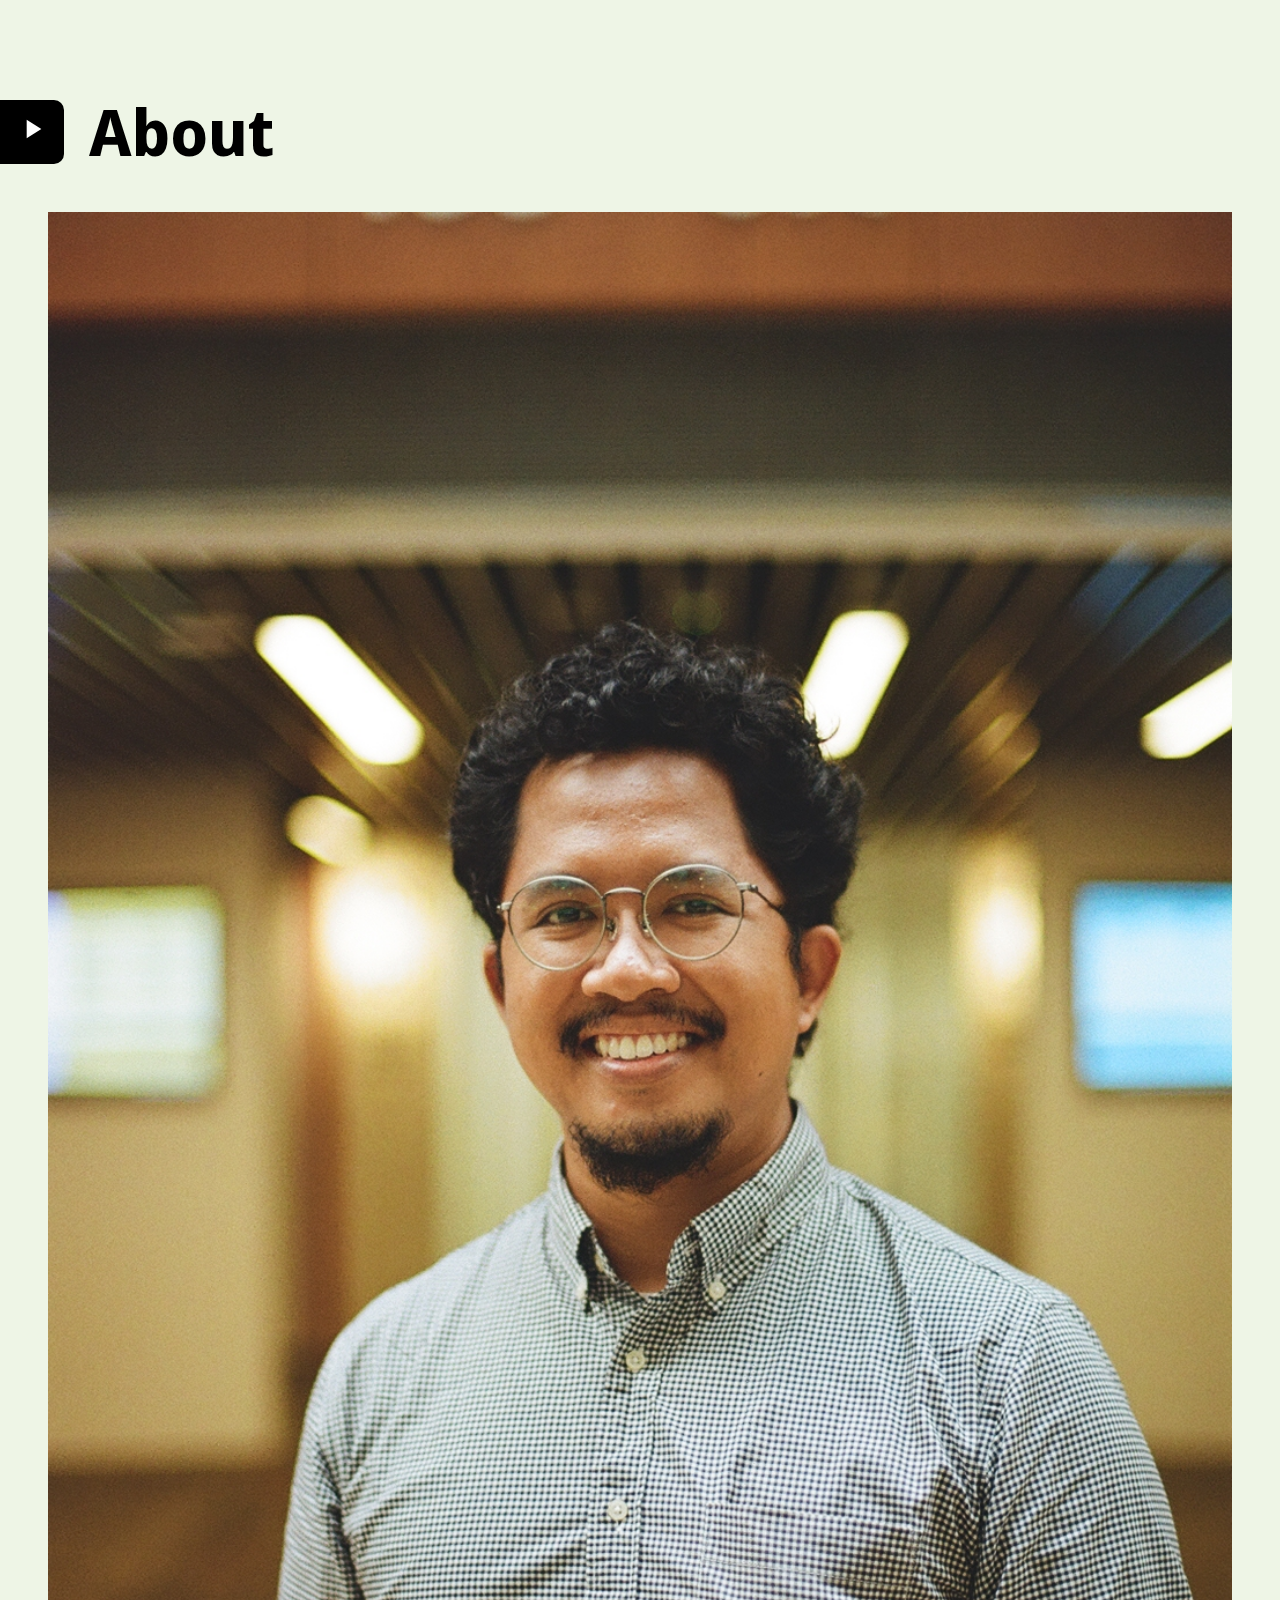
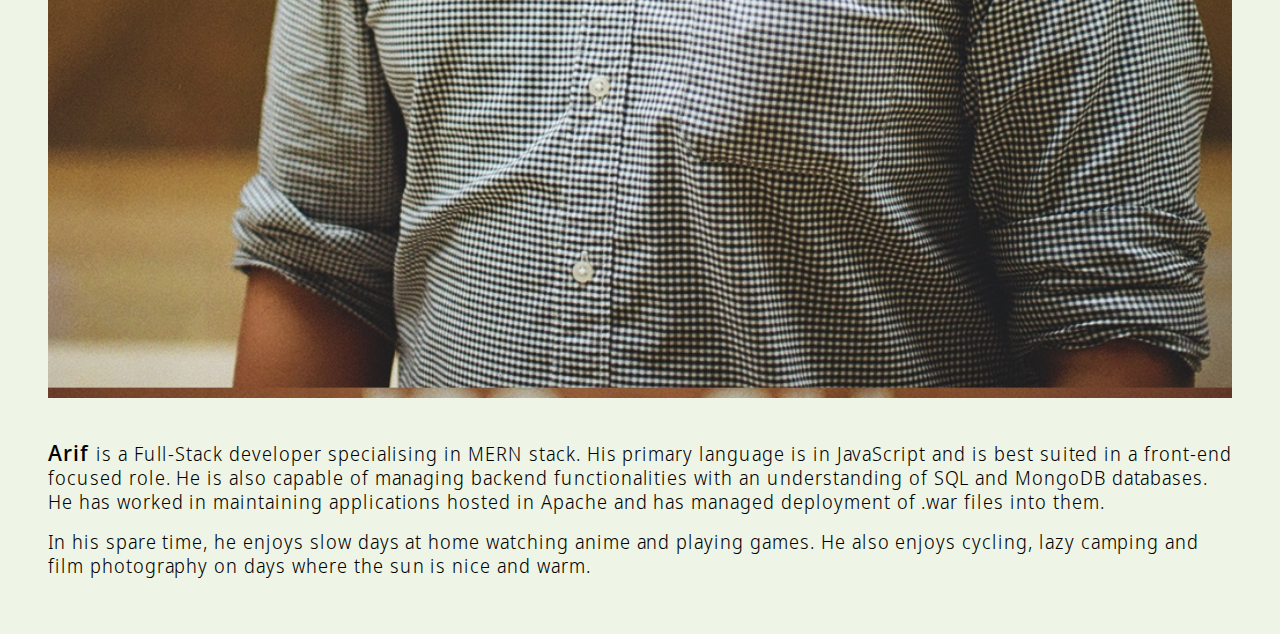
<file: about.html>
<!DOCTYPE html>
<html lang="en">
<head>
    <meta charset="UTF-8">
    <meta name="viewport" content="width=device-width, initial-scale=1.0">
    <link rel="stylesheet" href="css/reset.css">
    <link rel="stylesheet" href="css/style.css">
    <link rel="stylesheet" href="css/animations.css">
    <link rel="stylesheet" href="css/breakpoints.css">
    <title>Document</title>
</head>
<body>
    <main id="about-page">
        <div id="nav-header">
            <nav>
                <ul>
                    <li>
                        <a href="/">Home</a>
                    </li>
                </ul>
            </nav>
            <button class="btn-offcanvas">
                <svg class="btn-svg" viewBox="0 0 24 24" fill="none" xmlns="http://www.w3.org/2000/svg">
                    <path d="M8 19V5L19 12L8 19Z" fill="white"/>
                </svg>                 
            </button>
            <h1 id="header-title">About</h1>
        </div>
        <section>
            <div class="image">
                <img class="potrait-img" 
                    src="images/myself_rotated.jpg" alt="picture of myself">
            </div>
            <div class="text-body standard-text">
                <p>
                    <span class="first-word">Arif</span> is a Full-Stack developer specialising in MERN stack. His primary language is in JavaScript and is best suited in a front-end focused role. He is also capable of managing backend  functionalities with an understanding of SQL and MongoDB databases. He has worked in maintaining applications hosted in Apache and has managed deployment of .war files into them.
                </p>
                <p>
                    In his spare time, he enjoys slow days at home watching anime and playing games. He also enjoys cycling, lazy camping and film photography on days where the sun is nice and warm. 
                </p>
            </div>
        </section>
    </main>
    <div id="loading-screen">
        <p id="loading-text">
            Loading ...
        </p>
    </div>
    <script src="https://code.jquery.com/jquery-3.7.1.min.js" integrity="sha256-/JqT3SQfawRcv/BIHPThkBvs0OEvtFFmqPF/lYI/Cxo=" crossorigin="anonymous"></script>
    <script src="js/main.js"></script>
</body>
</html>
</file>
<file: css/style.css>
@import url('https://fonts.googleapis.com/css2?family=Noto+Sans+Display:ital,wght@0,100..900;1,100..900&display=swap');

.standard-text {
    font-family: "Noto Sans Display", sans-serif;
    font-optical-sizing: auto;
    font-weight: 300;
    font-style: normal;
    font-variation-settings:
        "width" 100;
}

body {
    background-color: #EEF5E6;
}

#loading-screen{
    overflow: hidden;
    display: flex;
    justify-content: center;
    align-items: center;
    flex-wrap: nowrap;
    /* flex-grow: 1; */
    height:101vh;
    width:0vw;
    background-color: black;
    color:#EEF5E6;
    position:fixed;
    top:0;
}

#loading-text{
    /* disable shrinking of text */
    flex-shrink:0;
    font-size: 2rem;;
}

#main-page{
    display: flex;
}

#left-hero {
    width: 50vw;
    height: 100vh;

}

.name-title {
    font-size: 3rem;
}

#right-hero {
    width: 50vw;
    height: 100vh;
    background-image: url("images/myself_rotated.jpg");
    background-repeat: no-repeat;
    background-position: center;
    background-size: cover;
}

button{
    border-radius:10px;
    font-size:1.2rem;
    font-family: "Noto Sans Display", sans-serif;
    font-optical-sizing: auto;
    font-weight: 600;
    font-style: normal;
}

button:hover{
    filter:brightness(99%);
}

.btn-offcanvas{
    /* font-size:1.67rem; */
    color:#EEF5E6;
    background-color: black;
    border:none;
    width: 4rem;
    border-radius: 0 10px 10px 0;
}

.btn-svg{
    height:2rem;
}

.view-now{
    color:#EEF5E6;
    background-color: black;
    border:none;
}

#nav-header{
    padding-top: 100px;
    display:flex;
}

#header-title{
    font-family: "Noto Sans Display", sans-serif;
    font-optical-sizing: auto;
    font-weight: 700;
    font-style: normal;
    font-variation-settings:
        "width" 100;

    font-size: 4rem;
    padding-left:25px;
    align-self: flex-end;
}

section{
    padding: 3rem;
}

.text-body{
    font-size:1.2rem;
    line-height:1.5rem;
    letter-spacing: 0.06rem;
}

p{
    padding:0.5rem 0 0.5rem 0;
}

.first-word{
    font-weight: 500;
    font-size: 1.4rem;
}

.image{
    width:100%;
    padding:0 0 2rem 0;
}

.potrait-img{
    width:100%;
}

nav{
    position:absolute;
    z-index:1;
    display: flex;
    height:4rem;
    width:100vw;
    background-color: black;
    transform: translateX(-100vw);
    /* padding:1rem; */
    justify-content: space-around;
    align-items: center;
    font-size: 1.5rem;
    
}

nav a{
    color:white;
}
</file>
<file: css/animations.css>
@keyframes loading-screen-in {
    0%{
        width:0vw;
    }
    100%{
        width:100vw;
    }
}

.loading-screen-in{
    animation-name: loading-screen-in;
    animation-duration:2s;
    animation-fill-mode: forwards;
    animation-delay: 0.25s;
}

@keyframes loading-screen-out {
    0%{
        width:100vw;
    }
    100%{
        width:0vw;
        display: none;
    }
}

.loading-screen-out{
    animation-name: loading-screen-out;
    animation-duration:2s;
    animation-fill-mode: forwards;
}

@keyframes mobile-main-title-in{
    0%{
        transform: rotate(-90deg) translateY(-100vw);
        /* transform: rotate(-90deg); */
    }
    100%{
        transform: rotate(-90deg) translateY(0vw);
        /* transform: rotate(-90deg); */
    }
}

.mobile-main-title-in{
    transform: rotate(-90deg) translateY(-100vw);
    animation-name: mobile-main-title-in;
    animation-duration:2s;
    animation-fill-mode: forwards;
    animation-delay: 0.25s;
}

@keyframes mobile-main-title-out{
    0%{
        transform: rotate(-90deg) translateY(0vw);
        /* transform: rotate(-90deg); */
    }
    100%{
        transform: rotate(-90deg) translateY(-100vw);
        /* transform: rotate(-90deg); */
    }
}

.mobile-main-title-out{
    transform: rotate(-90deg) translateY(0vw);
    animation-name: mobile-main-title-out;
    animation-duration:2s;
    animation-fill-mode: forwards;
    animation-delay: 0.25s;
}

@keyframes mobile-view-now-btn-in{
    0%{
        transform:translateX(100vw);
    }
    100%{
        transform:translateX(0vw);
    }
}

.mobile-view-now-btn-in{
    transform:translateX(100vw);
    animation-name: mobile-view-now-btn-in;
    animation-duration:2s;
    animation-fill-mode: forwards;
    animation-delay: 0.5s;
}

@keyframes mobile-view-now-btn-out{
    0%{
        transform:translateX(0vw);
    }
    100%{
        transform:translateX(100vw);
    }
}

.mobile-view-now-btn-out{
    transform:translateX(0vw);
    animation-name: mobile-view-now-btn-out;
    animation-duration:2s;
    animation-fill-mode: forwards;
    animation-delay: 0.5s;
}

@keyframes mobile-view-right-hero-in{
    0%{
        transform:translateX(50vw);
    /* width: 0vw; */
    }
    100%{
        transform:translateX(0vw);
    /* width: 50vw; */
    }
}

.mobile-view-right-hero-in{
    transform:translateX(50vw);
    /* width: 0vw; */
    animation-name: mobile-view-right-hero-in;
    animation-duration:1s;
    animation-fill-mode: forwards;
    animation-delay: 0.25s;
}

@keyframes mobile-view-right-hero-out{
    0%{
        transform:translateX(0vw);
    /* width: 0vw; */
    }
    100%{
        transform:translateX(50vw);
    /* width: 50vw; */
    }
}

.mobile-view-right-hero-out{
    transform:translateX(0vw);
    /* width: 0vw; */
    animation-name: mobile-view-right-hero-out;
    animation-duration:1s;
    animation-fill-mode: forwards;
    animation-delay: 0.25s;
}

@keyframes mobile-navbar-in {
    0%{
        transform: translateX(-100vw);
    }
    100%{
        transform: translateX(0vw);
    }
}

.mobile-navbar-in{
    animation-name: mobile-navbar-in;
    animation-duration:1s;
    animation-fill-mode: forwards;
    animation-delay: 0.25s;
}
</file>
<file: css/breakpoints.css>
@media only screen and (max-width:576px) {
    .name-title {
        /* transform: rotate(-90deg) translateY(-100vw); */
        font-size: 4.2rem;
        position: absolute;
        bottom: 60vh;
        right: -45vw;
        width: 100vh;
    }

    .view-now{
        font-size:1.67rem;
        width:360px;
        position:absolute;
        bottom:35px;
        right:-5px;
        text-align:left;
        padding: 10px 0px 10px 25px;
    }
}

@media only screen and (min-width:576px) {
    
}

@media only screen and (min-width:768px) {
    /* … */
}

@media only screen and (min-width:992px) {
    /* … */
}

@media only screen and (min-width:1200px) {
    /* … */
}

@media only screen and (min-width:1400px) {
    /* … */
}
</file>
